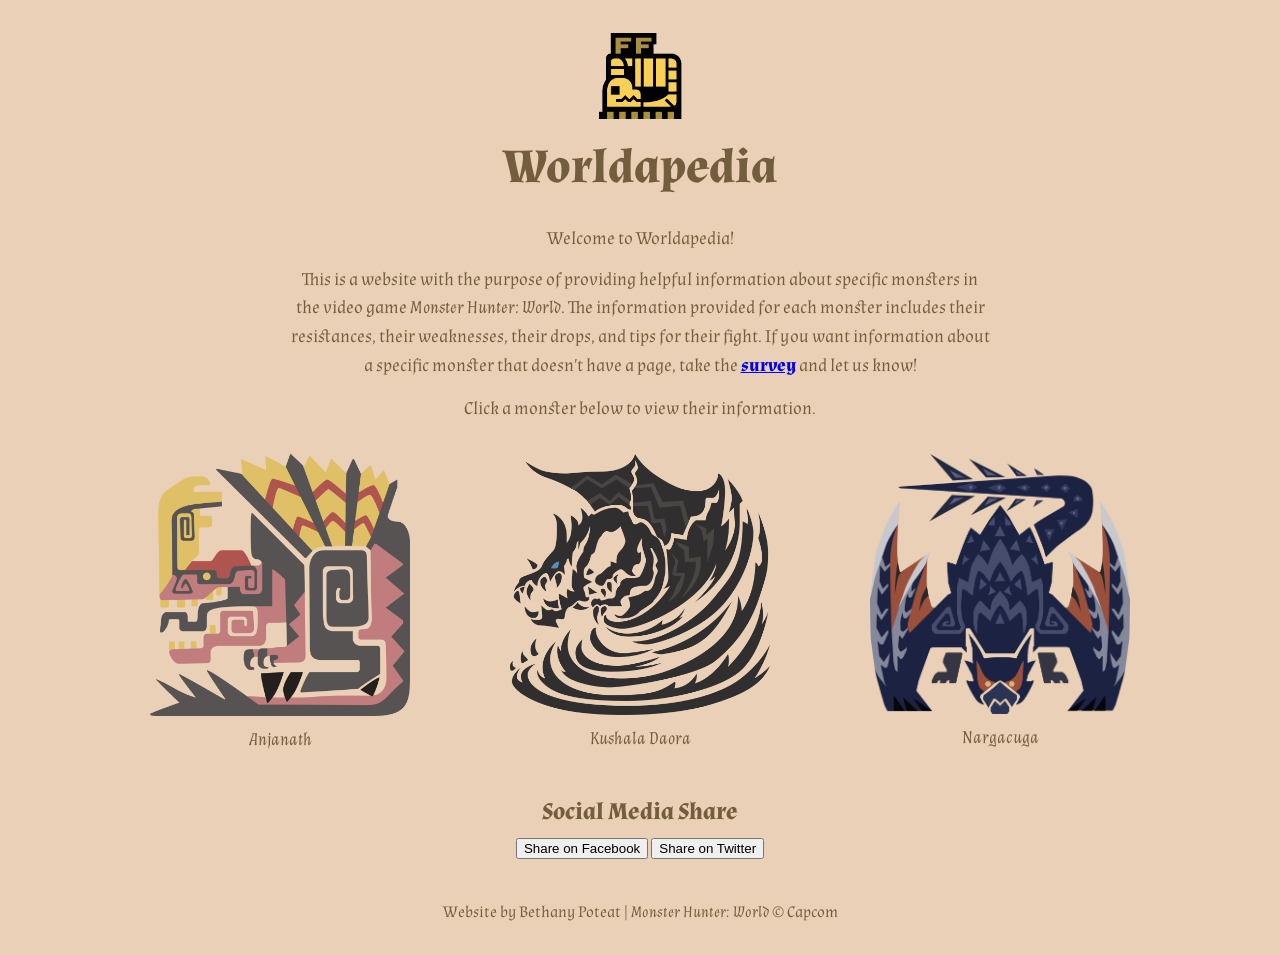
<file: index.html>
<!doctype html>
<html lang="en">
<head>
	<!--Page by Bethany Poteat-->
	<meta charset="utf-8">
	<meta name="viewport" content="width=device-width,initial-scale=1">
	<title>Worldapedia</title>
	<link rel="stylesheet" href="worldapedia.css">
	</head>
<body>
	<div class="page">
		<header class="site-header">
			<img src="images/logo.png" alt="Worldapedia logo" class="logo">
			<h1 class="site-title">Worldapedia</h1>
			<p class="tagline">Welcome to Worldapedia!</p>

			<p class="lead">This is a website with the purpose of providing helpful information about specific 
				monsters in the video game <em>Monster Hunter: World</em>. The information provided for 
				each monster includes their resistances, their weaknesses, their drops, and tips for their fight. 
				If you want information about a specific monster that doesn't have a page, 
				take the <a href="worldapedia_survey.html" class ="survey-link">survey</a> and let us know!</p>

			<p class="instruction">Click a monster below to view their information.</p>
		</header>

		<main>
			<div class="monster-row">
				<a class="monster" href="worldapedia_anjanath.html">
					<img src="images/anjanath_icon.png" alt="Anjanath icon" class="monster-img">
					<span class="caption">Anjanath</span>
				</a>
		
				<a class="monster" href="worldapedia_kushala.html">
					<img src="images/kushala_icon.png" alt="Kushala Daora icon" class="monster-img">
					<span class="caption">Kushala Daora</span>
				</a>
		
				<a class="monster" href="worldapedia_nargacuga.html">
					<img src="images/nargacuga_icon.png" alt="Nargacuga icon" class="monster-img">
					<span class="caption">Nargacuga</span>
				</a>
			</div>
			
       		<div class="social-sharing">
				<h3>Social Media Share</h3>  
           		<button id="share-facebook">Share on Facebook</button> 
           		<button id="share-twitter">Share on Twitter</button> 
       		</div>
		</main>

		<footer class="site-footer">Website by Bethany Poteat | <em>Monster Hunter: World</em> © Capcom</footer>
	</div>

	<script src="script.js"></script>
</body>
</html>
</file>
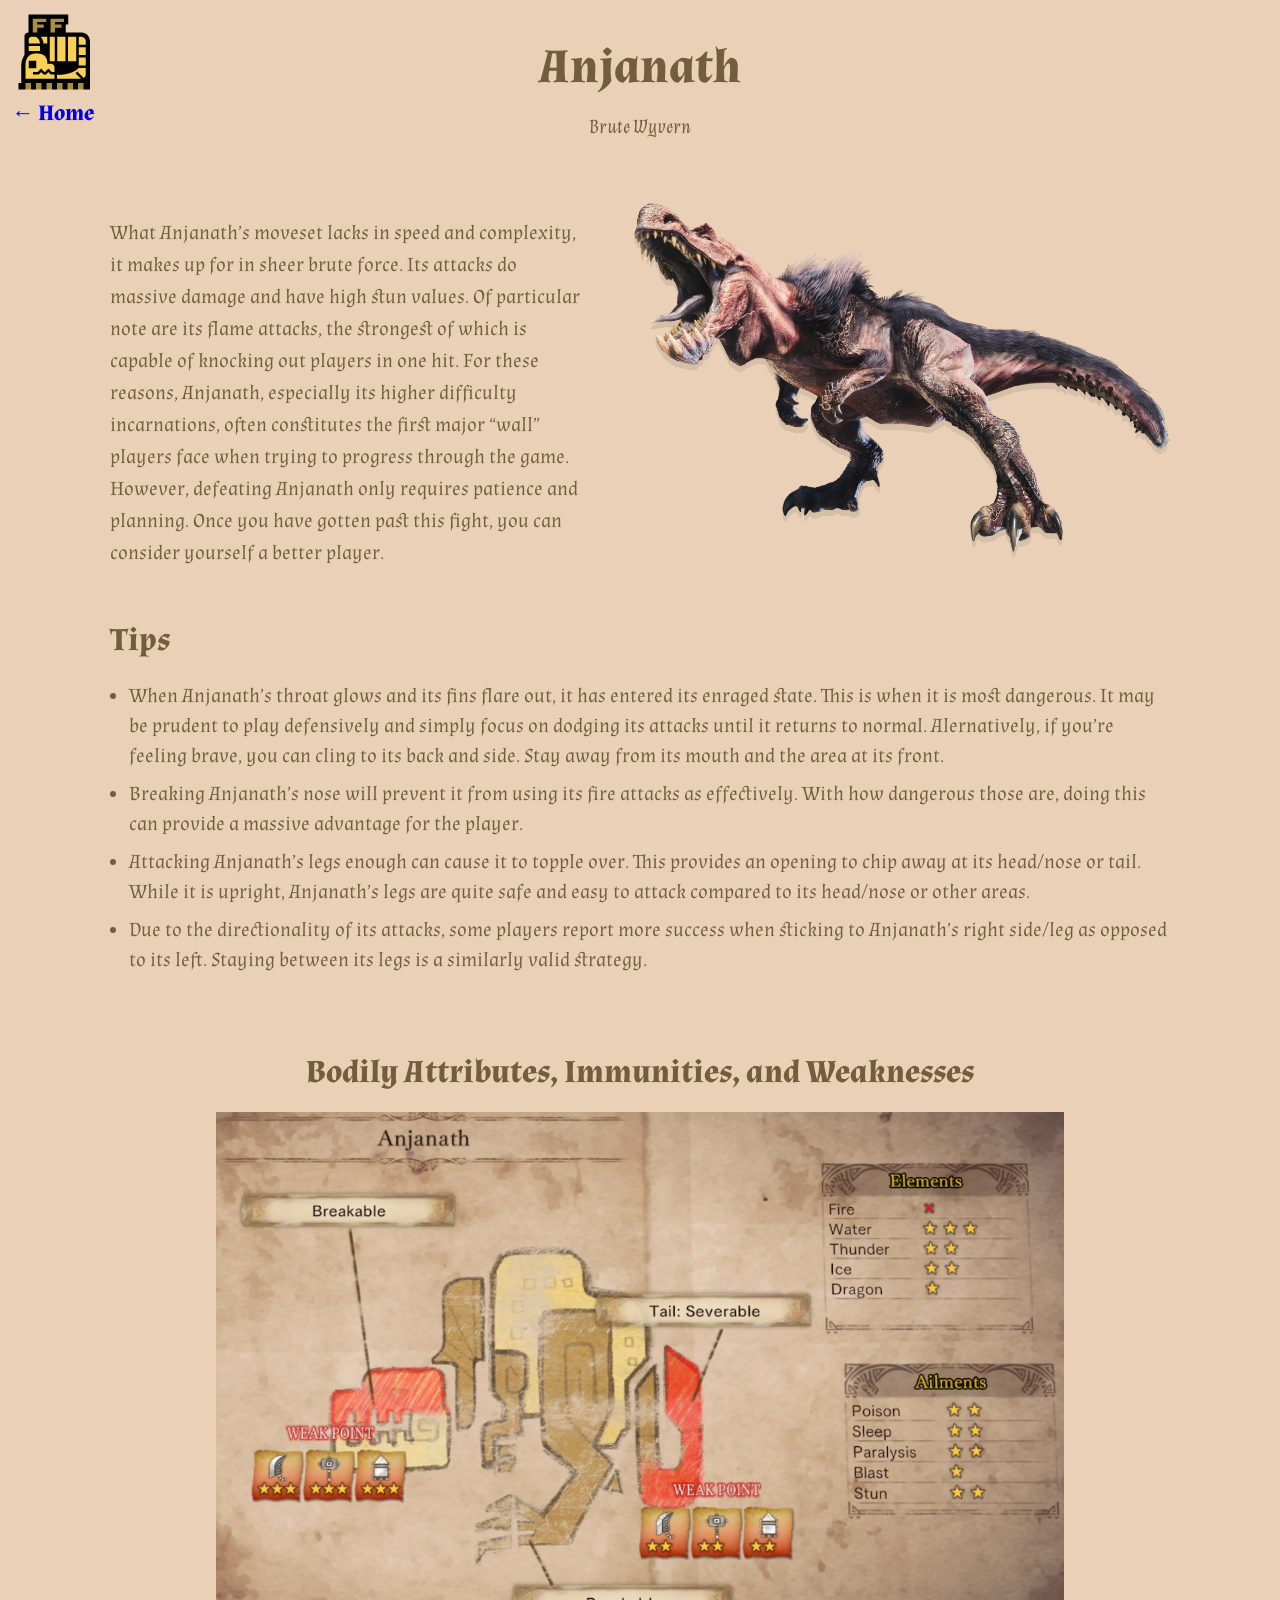
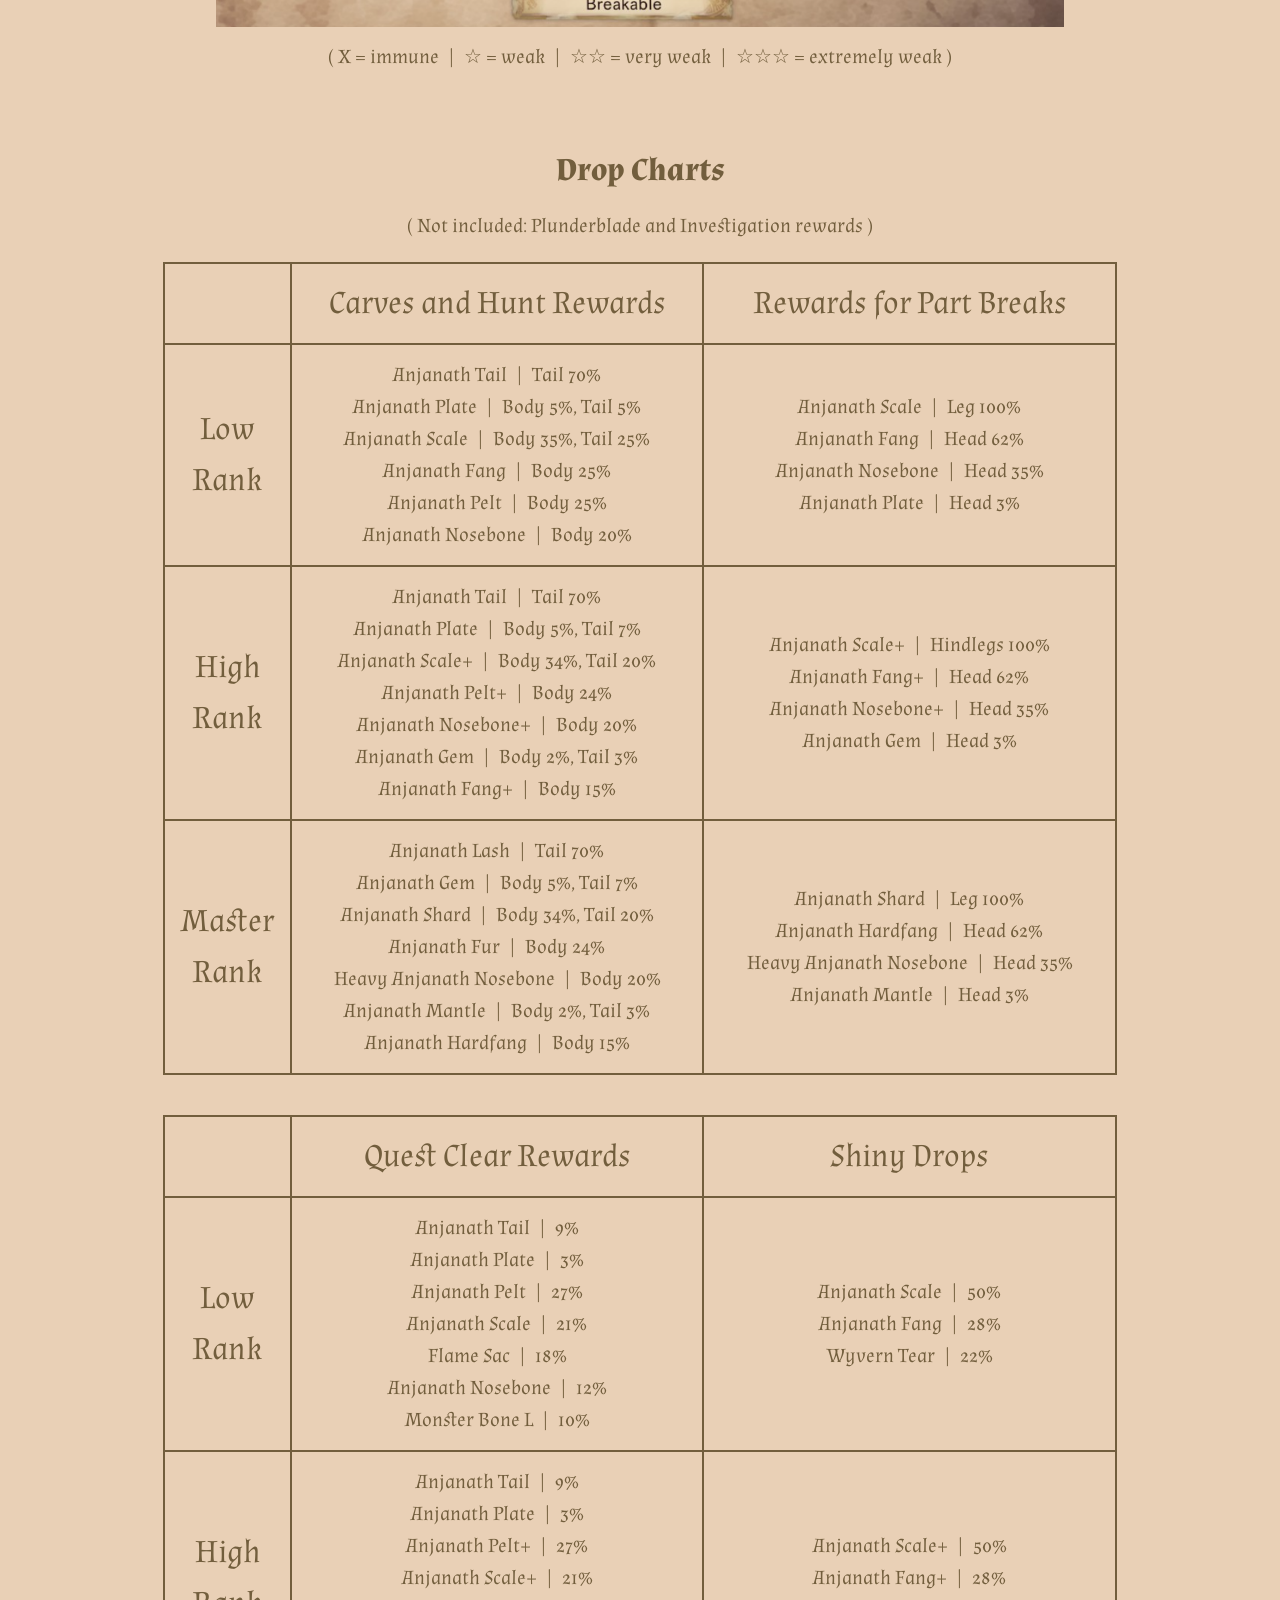
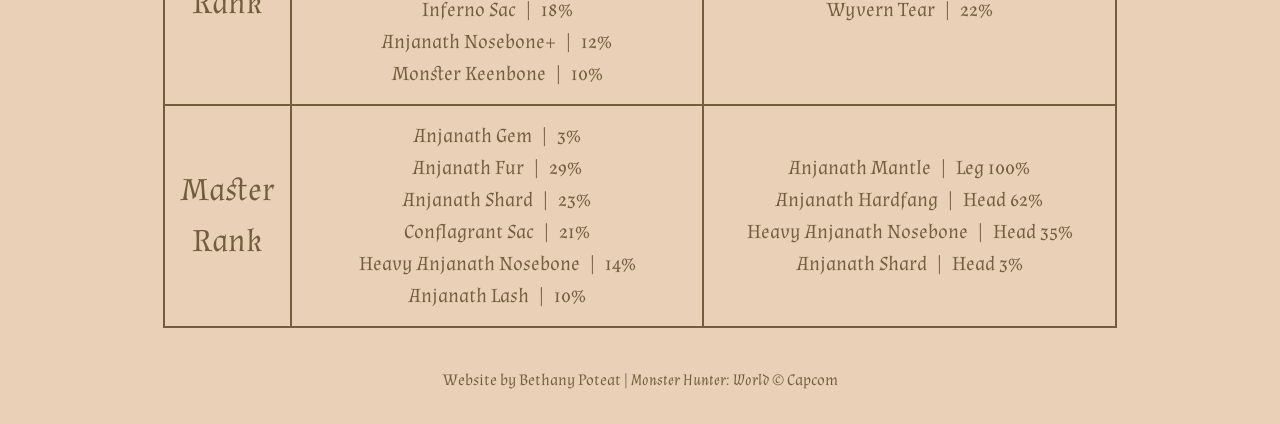
<file: worldapedia_anjanath.html>
<!doctype html>
<html lang="en">
<head>
  <!--Page by Bethany Poteat-->
  <meta charset="utf-8">
  <meta name="viewport" content="width=device-width,initial-scale=1">
  <title>Anjanath — Worldapedia</title>
  <link rel="stylesheet" href="worldapedia.css">
</head>
<body>
  <a href="index.html" class="home-link" aria-label="Home">
    <img src="images/logo.png" alt="logo" class="logo-small">
    <span class="home-text">← Home</span>
  </a>

  <div class="page monster-page">
    <header class="monster-header">
      <h1 class="monster-name">Anjanath</h1>
      <p class="monster-sub">Brute Wyvern</p>
    </header>

    <main>
      <div class="intro">
        <div class="text">
            <p>What Anjanath’s moveset lacks in speed and complexity, it makes up for in 
            sheer brute force. Its attacks do massive damage and have high stun values. 
            Of particular note are its flame attacks, the strongest of which is capable of 
            knocking out players in one hit. For these reasons, Anjanath, especially its higher 
            difficulty incarnations, often constitutes the first major “wall” players face when 
            trying to progress through the game. However, defeating Anjanath only requires 
            patience and planning. Once you have gotten past this fight, you can consider 
            yourself a better player.</p>
        </div>
        <div class="image">
            <img src="images/anjanath_render.png" alt="Anjanath" class="anjanath-render">
        </div>
      </div>

      <section class="tips">
        <h2>Tips</h2>
        <ul>
            <li>When Anjanath’s throat glows and its fins flare out, 
            it has entered its enraged state. This is when it is most dangerous. 
            It may be prudent to play defensively and simply focus on dodging its attacks 
            until it returns to normal. Alernatively, if you’re feeling brave, you can cling 
            to its back and side. Stay away from its mouth and the area at its front.</li>
            <li>Breaking Anjanath’s nose will prevent it from using its fire attacks as effectively. 
            With how dangerous those are, doing this can provide a massive advantage for the player.</li>
            <li>Attacking Anjanath’s legs enough can cause it to topple over. This provides an opening to chip 
            away at its head/nose or tail. While it is upright, Anjanath’s legs are quite safe and easy to attack 
            compared to its head/nose or other areas.</li>
            <li>Due to the directionality of its attacks, some players report more success when sticking to 
            Anjanath’s right side/leg as opposed to its left. Staying between its legs is a similarly valid strategy.</li>
        </ul>
      </section>

      <section class="diagram">
        <h2>Bodily Attributes, Immunities, and Weaknesses</h2>
        <div class="image">
            <img src="images/anjanath_diagram.png" alt="Anjanath diagram" class="diagram-img">
        </div>
        <p class="diagram-sub">( X = immune&ensp;|&ensp;☆ = weak&ensp;|&ensp;☆☆ = very weak&ensp;|&ensp;☆☆☆ = extremely weak )</p>
      </section>

      <section class="drop-charts">
        <h2>Drop Charts</h2>
        <p class="chart-sub">( Not included: Plunderblade and Investigation rewards )</p>
        <table class="chart-table">
            <tbody>
                <tr>
                    <th class="side-th"></th>
                    <th>Carves and Hunt Rewards</th>
                    <th>Rewards for Part Breaks</th>
                </tr>
                <tr>
                    <th class="side-th">Low<br>Rank</th>
                    <td>
                        Anjanath Tail&ensp;|&ensp;Tail 70%<br>
                        Anjanath Plate&ensp;|&ensp;Body 5%, Tail 5%<br>
                        Anjanath Scale&ensp;|&ensp;Body 35%, Tail 25%<br>
                        Anjanath Fang&ensp;|&ensp;Body 25%<br>
                        Anjanath Pelt&ensp;|&ensp;Body 25%<br>
                        Anjanath Nosebone&ensp;|&ensp;Body 20%
                    </td>
                    <td>
                        Anjanath Scale&ensp;|&ensp;Leg 100%<br>
                        Anjanath Fang&ensp;|&ensp;Head 62%<br>
                        Anjanath Nosebone&ensp;|&ensp;Head 35%<br>
                        Anjanath Plate&ensp;|&ensp;Head 3%
                    </td>
                </tr>
                <tr>
                    <th class="side-th">High<br>Rank</th>
                    <td>
                        Anjanath Tail&ensp;|&ensp;Tail 70%<br>
                        Anjanath Plate&ensp;|&ensp;Body 5%, Tail 7%<br>
                        Anjanath Scale+&ensp;|&ensp;Body 34%, Tail 20%<br>
                        Anjanath Pelt+&ensp;|&ensp;Body 24%<br>
                        Anjanath Nosebone+&ensp;|&ensp;Body 20%<br>
                        Anjanath Gem&ensp;|&ensp;Body 2%, Tail 3%<br>
                        Anjanath Fang+&ensp;|&ensp;Body 15%
                    </td>
                    <td>
                        Anjanath Scale+&ensp;|&ensp;Hindlegs 100%<br>
                        Anjanath Fang+&ensp;|&ensp;Head 62%<br>
                        Anjanath Nosebone+&ensp;|&ensp;Head 35%<br>
                        Anjanath Gem&ensp;|&ensp;Head 3%
                    </td>
                </tr>
                <tr>
                    <th class="side-th">Master<br>Rank</th>
                    <td>
                        Anjanath Lash&ensp;|&ensp;Tail 70%<br>
                        Anjanath Gem&ensp;|&ensp;Body 5%, Tail 7%<br>
                        Anjanath Shard&ensp;|&ensp;Body 34%, Tail 20%<br>
                        Anjanath Fur&ensp;|&ensp;Body 24%<br>
                        Heavy Anjanath Nosebone&ensp;|&ensp;Body 20%<br>
                        Anjanath Mantle&ensp;|&ensp;Body 2%, Tail 3%<br>
                        Anjanath Hardfang&ensp;|&ensp;Body 15%
                    </td>
                    <td>
                        Anjanath Shard&ensp;|&ensp;Leg 100%<br>
                        Anjanath Hardfang&ensp;|&ensp;Head 62%<br>
                        Heavy Anjanath Nosebone&ensp;|&ensp;Head 35%<br>
                        Anjanath Mantle&ensp;|&ensp;Head 3%
                    </td>
                </tr>
            </tbody>
        </table>

        <table class="chart-table">
            <tbody>
                <tr>
                    <th class="side-th"></th>
                    <th>Quest Clear Rewards</th>
                    <th>Shiny Drops</th>
                </tr>
                <tr>
                    <th class="side-th">Low<br>Rank</th>
                    <td>
                        Anjanath Tail&ensp;|&ensp;9%<br>
                        Anjanath Plate&ensp;|&ensp;3%<br>
                        Anjanath Pelt&ensp;|&ensp;27%<br>
                        Anjanath Scale&ensp;|&ensp;21%<br>
                        Flame Sac&ensp;|&ensp;18%<br>
                        Anjanath Nosebone&ensp;|&ensp;12%<br>
                        Monster Bone L&ensp;|&ensp;10%
                    </td>
                    <td>
                        Anjanath Scale&ensp;|&ensp;50%<br>
                        Anjanath Fang&ensp;|&ensp;28%<br>
                        Wyvern Tear&ensp;|&ensp;22%
                    </td>
                </tr>
                <tr>
                    <th class="side-th">High<br>Rank</th>
                    <td>
                        Anjanath Tail&ensp;|&ensp;9%<br>
                        Anjanath Plate&ensp;|&ensp;3%<br>
                        Anjanath Pelt+&ensp;|&ensp;27%<br>
                        Anjanath Scale+&ensp;|&ensp;21%<br>
                        Inferno Sac&ensp;|&ensp;18%<br>
                        Anjanath Nosebone+&ensp;|&ensp;12%<br>
                        Monster Keenbone&ensp;|&ensp;10%
                    </td>
                    <td>
                        Anjanath Scale+&ensp;|&ensp;50%<br>
                        Anjanath Fang+&ensp;|&ensp;28%<br>
                        Wyvern Tear&ensp;|&ensp;22%
                    </td>
                </tr>
                <tr>
                    <th class="side-th">Master<br>Rank</th>
                    <td>
                        Anjanath Gem&ensp;|&ensp;3%<br>
                        Anjanath Fur&ensp;|&ensp;29%<br>
                        Anjanath Shard&ensp;|&ensp;23%<br>
                        Conflagrant Sac&ensp;|&ensp;21%<br>
                        Heavy Anjanath Nosebone&ensp;|&ensp;14%<br>
                        Anjanath Lash&ensp;|&ensp;10%
                    </td>
                    <td>
                        Anjanath Mantle&ensp;|&ensp;Leg 100%<br>
                        Anjanath Hardfang&ensp;|&ensp;Head 62%<br>
                        Heavy Anjanath Nosebone&ensp;|&ensp;Head 35%<br>
                        Anjanath Shard&ensp;|&ensp;Head 3%
                    </td>
                </tr>
            </tbody>
        </table>
      </section>
    </main>

    <footer class="site-footer">Website by Bethany Poteat | <em>Monster Hunter: World</em> © Capcom</footer>
  </div>
</body>

</html>
</file>
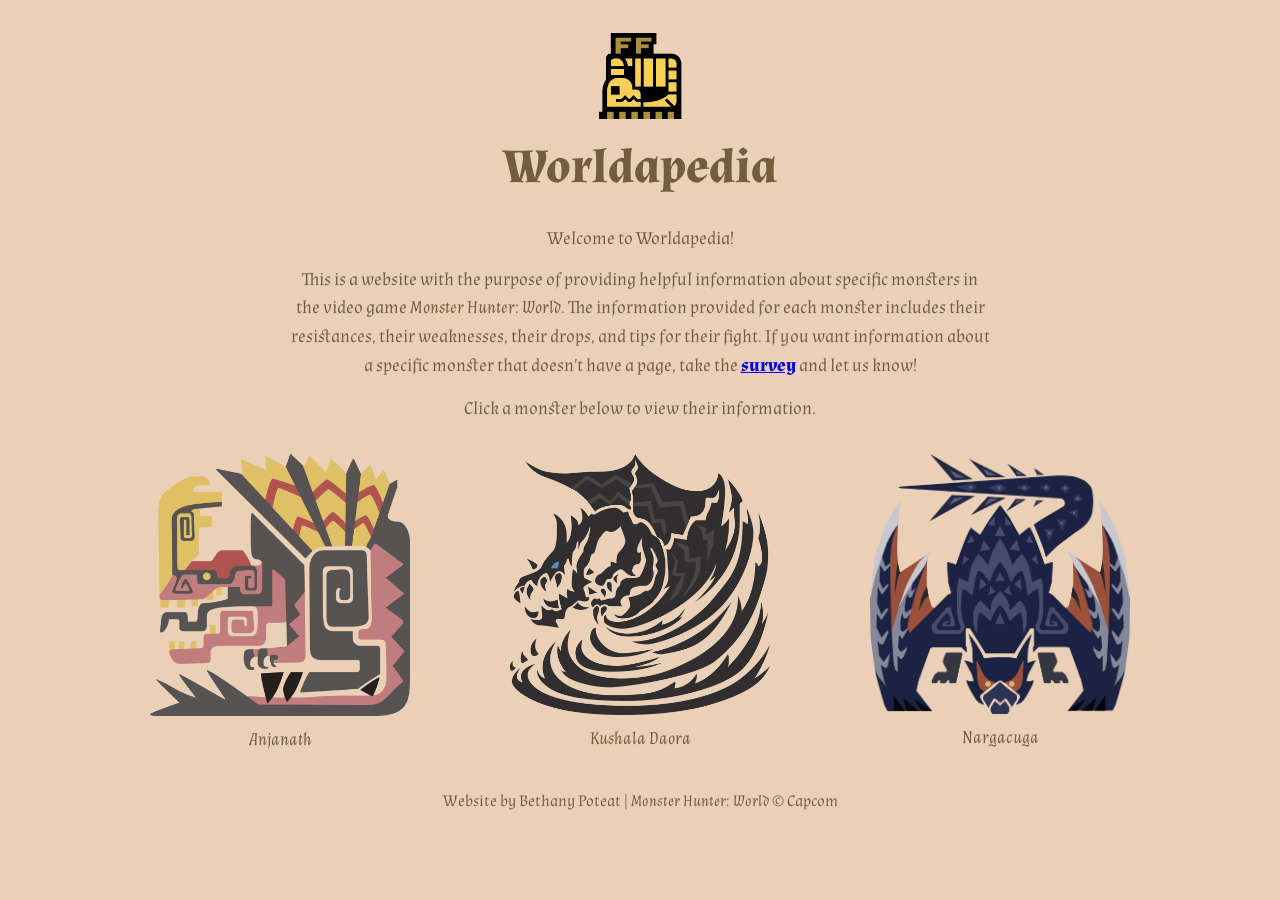
<file: worldapedia_home.html>
<!doctype html>
<html lang="en">
<head>
	<meta charset="utf-8">
	<meta name="viewport" content="width=device-width,initial-scale=1">
	<title>Worldapedia</title>
	<link rel="stylesheet" href="worldapedia.css">
	</head>
<body>
	<div class="page">
		<header class="site-header">
			<img src="images/logo.png" alt="Worldapedia logo" class="logo">
			<h1 class="site-title">Worldapedia</h1>
			<p class="tagline">Welcome to Worldapedia!</p>

			<p class="lead">This is a website with the purpose of providing helpful information about specific 
				monsters in the video game <em>Monster Hunter: World</em>. The information provided for 
				each monster includes their resistances, their weaknesses, their drops, and tips for their fight. 
				If you want information about a specific monster that doesn't have a page, 
				take the <a href="worldapedia_survey.html" class ="survey-link">survey</a> and let us know!</p>

			<p class="instruction">Click a monster below to view their information.</p>
		</header>

		<main>
			<div class="monster-row">
				<a class="monster" href="worldapedia_anjanath.html">
					<img src="images/anjanath_icon.png" alt="Anjanath" class="monster-img">
					<span class="caption">Anjanath</span>
				</a>

				<a class="monster" href="worldapedia_kushala.html">
					<img src="images/kushala_icon.png" alt="Kushala Daora" class="monster-img">
					<span class="caption">Kushala Daora</span>
				</a>

				<a class="monster" href="worldapedia_nargacuga.html">
					<img src="images/nargacuga_icon.png" alt="Nargacuga" class="monster-img">
					<span class="caption">Nargacuga</span>
				</a>
			</div>
		</main>

		<footer class="site-footer">Website by Bethany Poteat | <em>Monster Hunter: World</em> © Capcom</footer>
	</div>
</body>
</html>
</file>
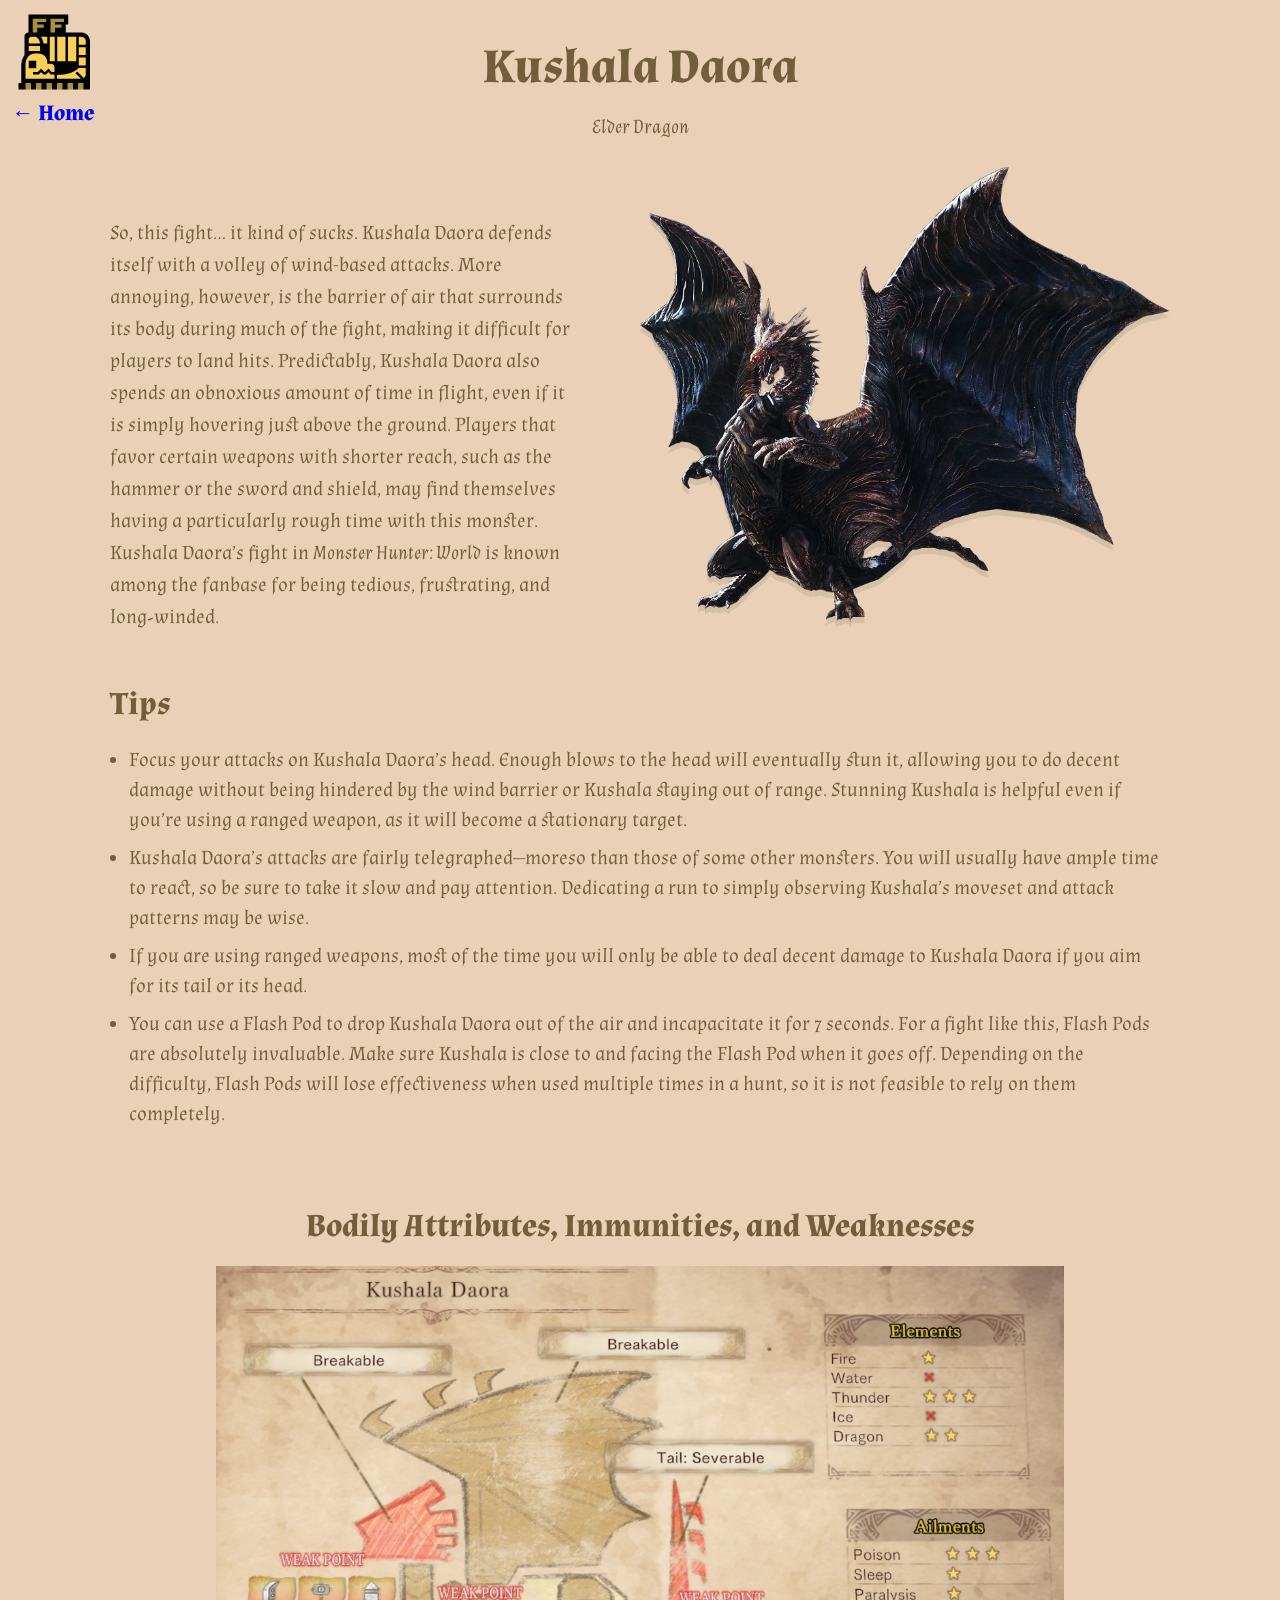
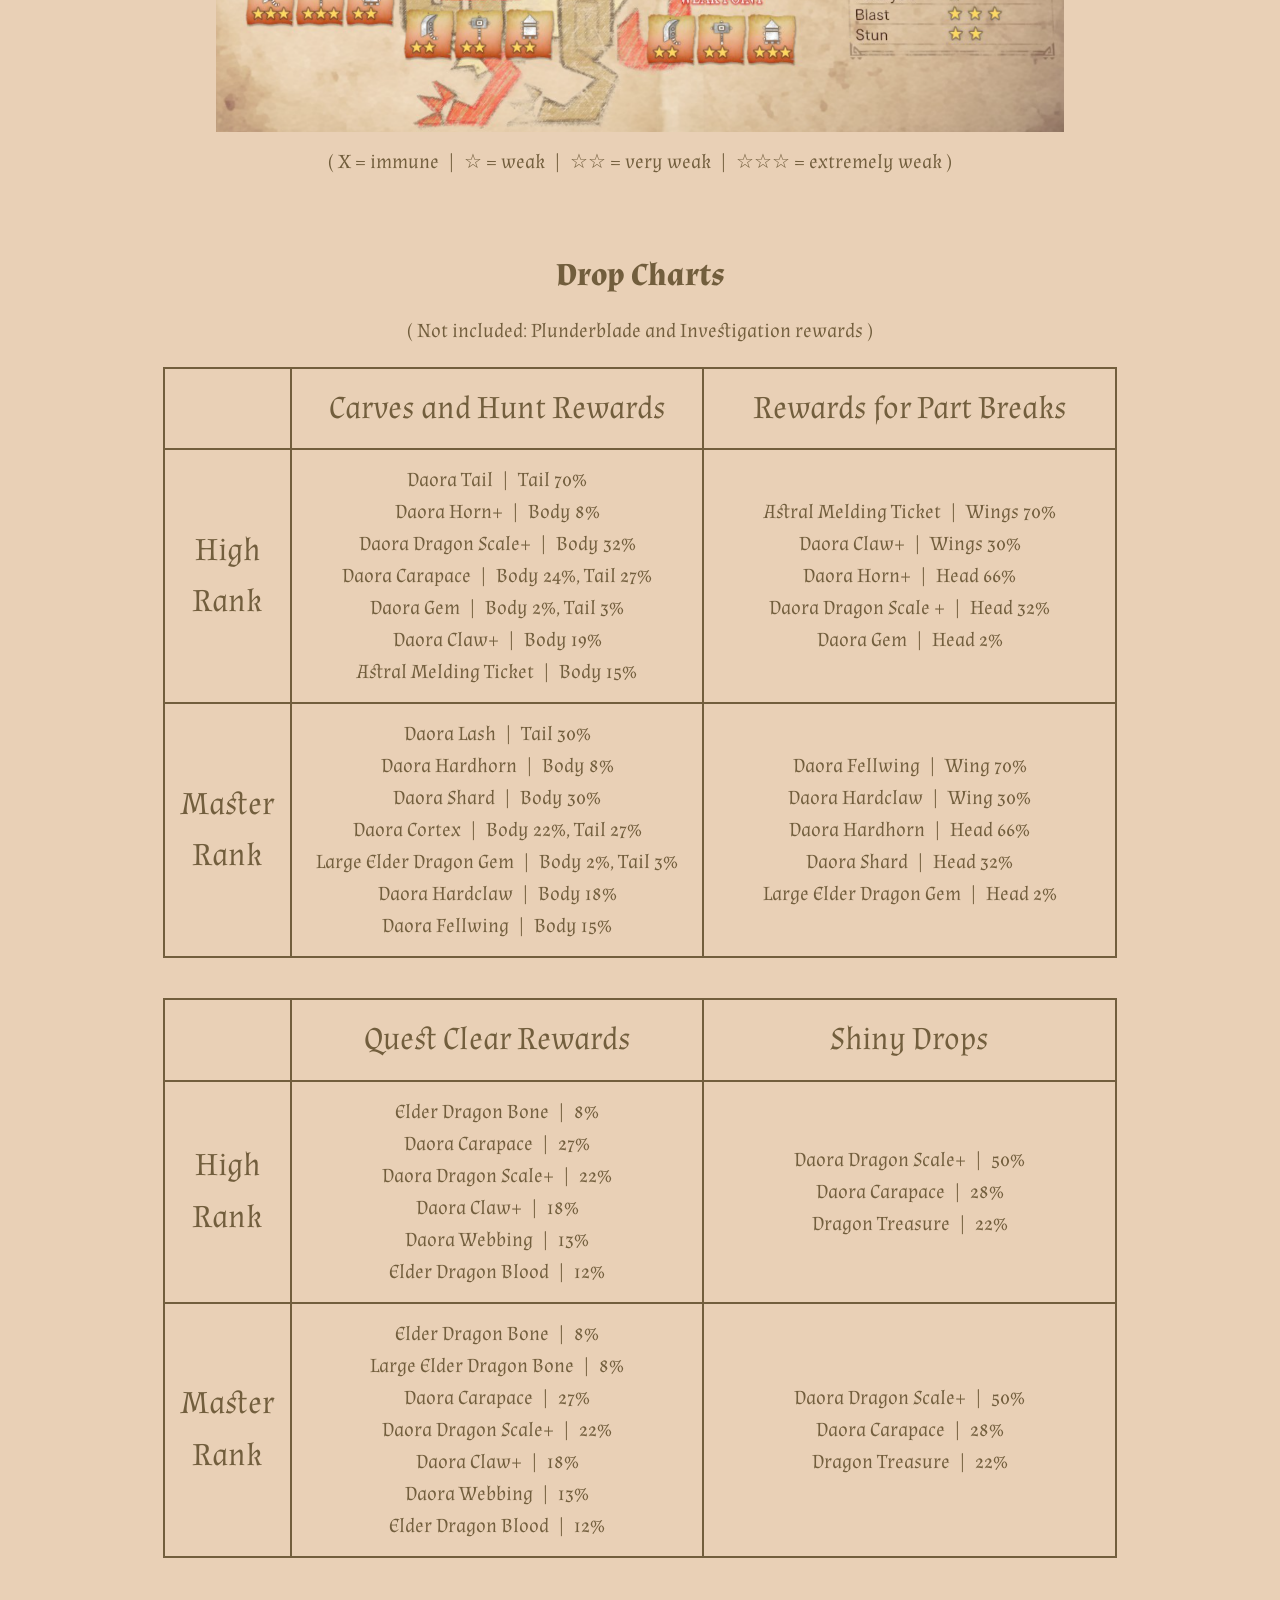
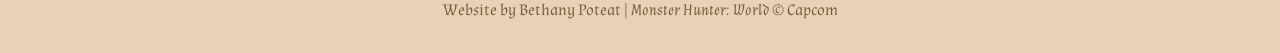
<file: worldapedia_kushala.html>
<!doctype html>
<html lang="en">
<head>
  <!--Page by Bethany Poteat-->
  <meta charset="utf-8">
  <meta name="viewport" content="width=device-width,initial-scale=1">
  <title>Kushala Daora — Worldapedia</title>
  <link rel="stylesheet" href="worldapedia.css">
</head>
<body>
  <a href="index.html" class="home-link" aria-label="Home">
    <img src="images/logo.png" alt="logo" class="logo-small">
    <span class="home-text">← Home</span>
  </a>

  <div class="page monster-page">
    <header class="monster-header">
      <h1 class="monster-name">Kushala Daora</h1>
      <p class="monster-sub">Elder Dragon</p>
    </header>

    <main>
      <div class="intro">
        <div class="text">
            <p>So, this fight… it kind of sucks. Kushala Daora defends itself with a volley of wind-based attacks. 
            More annoying, however, is the barrier of air that surrounds its body during much of the fight, making 
            it difficult for players to land hits. Predictably, Kushala Daora also spends an obnoxious amount of 
            time in flight, even if it is simply hovering just above the ground. Players that favor certain weapons 
            with shorter reach, such as the hammer or the sword and shield, may find themselves having a 
            particularly rough time with this monster. Kushala Daora’s fight in <em>Monster Hunter: World</em> 
            is known among the fanbase for being tedious, frustrating, and long‑winded.</p>
        </div>
        <div class="image">
            <img src="images/kushala_render.png" alt="Kushala Daora" class="kushala-render">
        </div>
      </div>

      <section class="tips">
        <h2>Tips</h2>
        <ul>
          <li>Focus your attacks on Kushala Daora’s head. Enough blows to the head will eventually stun it, allowing you to do decent damage without being hindered by the wind barrier or Kushala staying out of range. Stunning Kushala is helpful even if you’re using a ranged weapon, as it will become a stationary target.</li>
          <li>Kushala Daora’s attacks are fairly telegraphed—moreso than those of some other monsters. You will usually have ample time to react, so be sure to take it slow and pay attention. Dedicating a run to simply observing Kushala’s moveset and attack patterns may be wise.</li>
          <li>If you are using ranged weapons, most of the time you will only be able to deal decent damage to Kushala Daora if you aim for its tail or its head.</li>
          <li>You can use a Flash Pod to drop Kushala Daora out of the air and incapacitate it for 7 seconds. For a fight like this, Flash Pods are absolutely invaluable. Make sure Kushala is close to and facing the Flash Pod when it goes off. Depending on the difficulty, Flash Pods will lose effectiveness when used multiple times in a hunt, so it is not feasible to rely on them completely.</li>
        </ul>
      </section>

      <section class="diagram">
        <h2>Bodily Attributes, Immunities, and Weaknesses</h2>
        <div class="image">
            <img src="images/kushala_diagram.png" alt="Kushala Daora diagram" class="diagram-img">
        </div>
        <p class="diagram-sub">( X = immune&ensp;|&ensp;☆ = weak&ensp;|&ensp;☆☆ = very weak&ensp;|&ensp;☆☆☆ = extremely weak )</p>
      </section>

      <section class="drop-charts">
        <h2>Drop Charts</h2>
        <p class="chart-sub">( Not included: Plunderblade and Investigation rewards )</p>
        <table class="chart-table">
            <tbody>
                <tr>
                    <th class="side-th"></th>
                    <th>Carves and Hunt Rewards</th>
                    <th>Rewards for Part Breaks</th>
                </tr>
                <tr>
                    <th class="side-th">High<br>Rank</th>
                    <td>
                        Daora Tail&ensp;|&ensp;Tail 70%<br>
                        Daora Horn+&ensp;|&ensp;Body 8%<br>
                        Daora Dragon Scale+&ensp;|&ensp;Body 32%<br>
                        Daora Carapace&ensp;|&ensp;Body 24%, Tail 27%<br>
                        Daora Gem&ensp;|&ensp;Body 2%, Tail 3%<br>
                        Daora Claw+&ensp;|&ensp;Body 19%<br>
                        Astral Melding Ticket&ensp;|&ensp;Body 15%
                    </td>
                    <td>
                        Astral Melding Ticket&ensp;|&ensp;Wings 70%<br>
                        Daora Claw+&ensp;|&ensp;Wings 30%<br>
                        Daora Horn+&ensp;|&ensp;Head 66%<br>
                        Daora Dragon Scale +&ensp;|&ensp;Head 32%<br>
                        Daora Gem&ensp;|&ensp;Head 2%
                    </td>
                </tr>
                <tr>
                    <th class="side-th">Master<br>Rank</th>
                    <td>
                        Daora Lash&ensp;|&ensp;Tail 30%<br>
                        Daora Hardhorn&ensp;|&ensp;Body 8%<br>
                        Daora Shard&ensp;|&ensp;Body 30%<br>
                        Daora Cortex&ensp;|&ensp;Body 22%, Tail 27%<br>
                        Large Elder Dragon Gem&ensp;|&ensp;Body 2%, Tail 3%<br>
                        Daora Hardclaw&ensp;|&ensp;Body 18%<br>
                        Daora Fellwing&ensp;|&ensp;Body 15%
                    </td>
                    <td>
                        Daora Fellwing&ensp;|&ensp;Wing 70%<br>
                        Daora Hardclaw&ensp;|&ensp;Wing 30%<br>
                        Daora Hardhorn&ensp;|&ensp;Head 66%<br>
                        Daora Shard&ensp;|&ensp;Head 32%<br>
                        Large Elder Dragon Gem&ensp;|&ensp;Head 2%
                    </td>
                </tr>
            </tbody>
        </table>

        <table class="chart-table">
            <tbody>
                <tr>
                    <th class="side-th"></th>
                    <th>Quest Clear Rewards</th>
                    <th>Shiny Drops</th>
                </tr>
                <tr>
                    <th class="side-th">High<br>Rank</th>
                    <td>
                        Elder Dragon Bone&ensp;|&ensp;8%<br>
                        Daora Carapace&ensp;|&ensp;27%<br>
                        Daora Dragon Scale+&ensp;|&ensp;22%<br>
                        Daora Claw+&ensp;|&ensp;18%<br>
                        Daora Webbing&ensp;|&ensp;13%<br>
                        Elder Dragon Blood&ensp;|&ensp;12%
                    </td>
                    <td>
                        Daora Dragon Scale+&ensp;|&ensp;50%<br>
                        Daora Carapace&ensp;|&ensp;28%<br>
                        Dragon Treasure&ensp;|&ensp;22%
                    </td>
                </tr>
                <tr>
                    <th class="side-th">Master<br>Rank</th>
                    <td>
                        Elder Dragon Bone&ensp;|&ensp;8%<br>
                        Large Elder Dragon Bone&ensp;|&ensp;8%<br>
                        Daora Carapace&ensp;|&ensp;27%<br>
                        Daora Dragon Scale+&ensp;|&ensp;22%<br>
                        Daora Claw+&ensp;|&ensp;18%<br>
                        Daora Webbing&ensp;|&ensp;13%<br>
                        Elder Dragon Blood&ensp;|&ensp;12%
                    </td>
                    <td>
                        Daora Dragon Scale+&ensp;|&ensp;50%<br>
                        Daora Carapace&ensp;|&ensp;28%<br>
                        Dragon Treasure&ensp;|&ensp;22%
                    </td>
                </tr>
            </tbody>
        </table>
      </section>
    </main>

    <footer class="site-footer">Website by Bethany Poteat | <em>Monster Hunter: World</em> © Capcom</footer>
  </div>
</body>

</html>
</file>
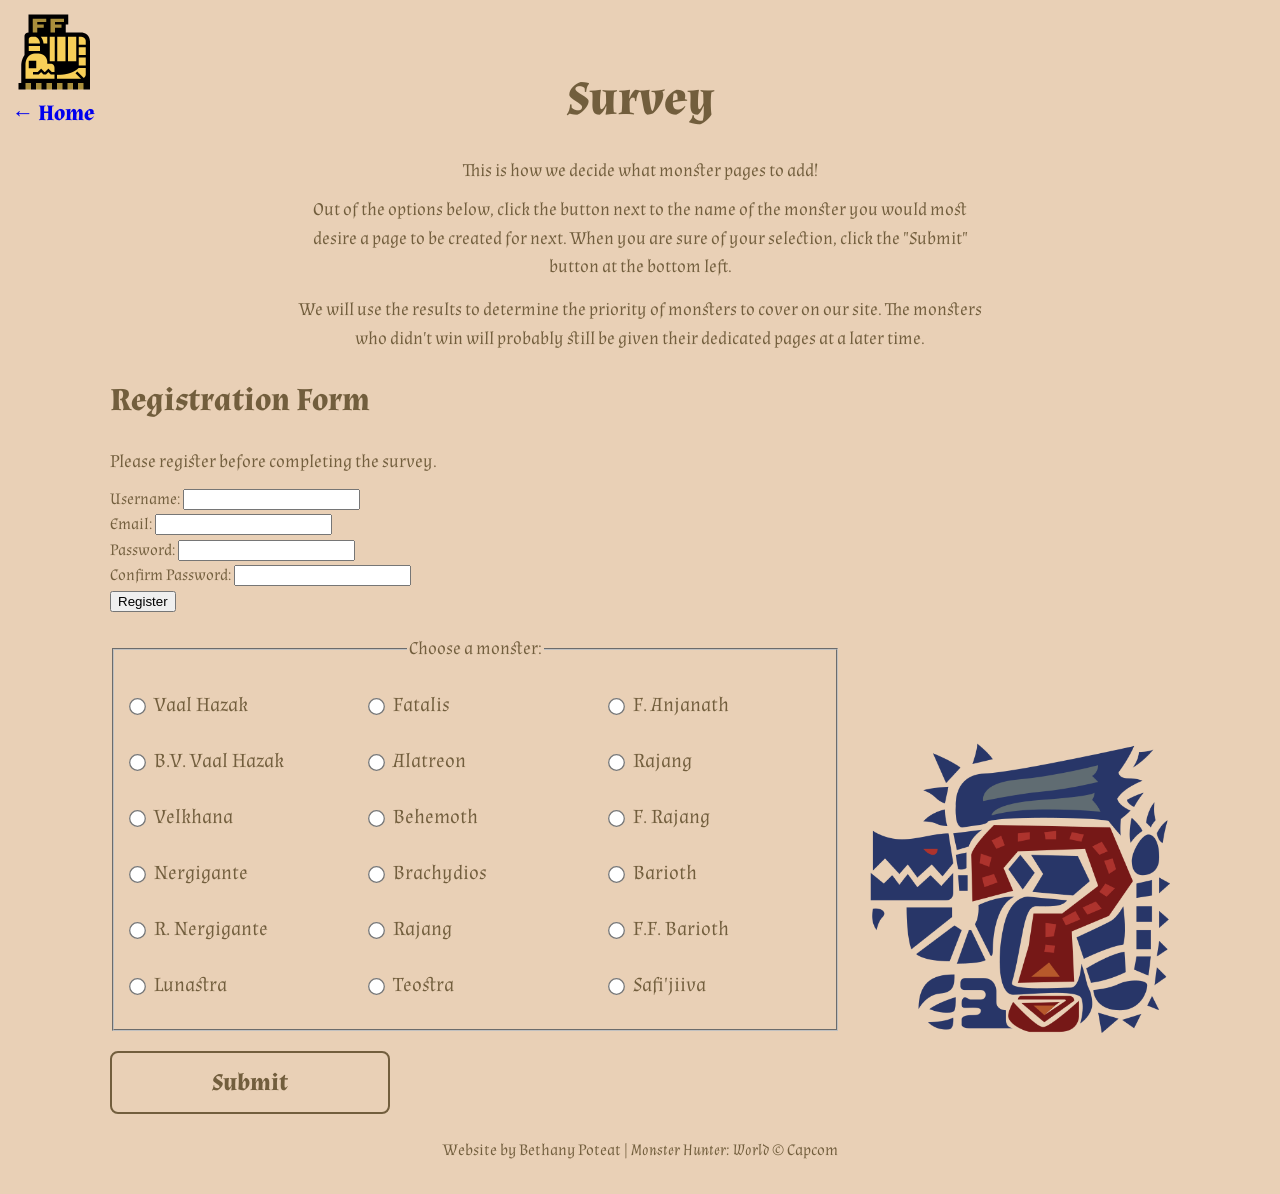
<file: worldapedia_survey.html>
<!doctype html>
<html lang="en">
<head>
  <!--Page by Bethany Poteat-->
  <meta charset="utf-8">
  <meta name="viewport" content="width=device-width,initial-scale=1">
  <title>Survey — Worldapedia</title>
  <link rel="stylesheet" href="worldapedia.css">
  </head>
<body>
  <a href="index.html" class="home-link" aria-label="Home">
    <img src="images/logo.png" alt="logo" class="logo-small">
    <span class="home-text">← Home</span>
  </a>

  <div class="page survey-page">
    <header class="survey-header" role="banner">
      <h1 class="survey-title">Survey</h1>
      <p class="survey-sub">This is how we decide what monster pages to add!</p>

      <p class="lead survey-lead">Out of the options below, click the button next to the name of the monster you would most desire a page to be created for next. When you are sure of your selection, click the "Submit" button at the bottom left.</p>

      <p class="instruction">We will use the results to determine the priority of monsters to cover on our site. The monsters who didn't win will probably still be given their dedicated pages at a later time.</p>
    </header>

	<div class="container">
    <h1>Registration Form</h1>
    <p class="survey-sub">Please register before completing the survey.</p>
	    <form id="registration-form" action="#" method="post"></form>
	      <div class="form-group">
	        <label for="username">Username:</label>
	        <input type="text" id="username" name="username" required>
	      </div>
	      <div class="form-group">
	        <label for="">Email:</label>
	        <input type="email" id="email" name="email" required>
	      </div>
	      <div class="form-group">
	        <label for="password">Password:</label>
	        <input type="password" id="password" name="password" required>
	      </div>
	      <div class="form-group">
	        <label for="confirm-password">Confirm Password:</label>
	        <input type="password" id="confirm-password" name="confirm-password"required>
	      </div>
	      <button type="submit">Register</button>
	    </form>
 	</div>
  	<script src="script.js"></script>

    <main>
      <div class="survey-content">
      <form class="survey-form" action="#" method="post">
          <fieldset>
		        <legend class="instruction">Choose a monster:</legend>
              <div class="options">
                <div class="column">
                  <ul>
                    <li><label><input type="radio" name="monster" value="vaal_hazak"> Vaal Hazak</label></li>
                    <li><label><input type="radio" name="monster" value="bv_vaal_hazak"> B.V. Vaal Hazak</label></li>
                    <li><label><input type="radio" name="monster" value="velkhana"> Velkhana</label></li>
                    <li><label><input type="radio" name="monster" value="nergigante"> Nergigante</label></li>
                    <li><label><input type="radio" name="monster" value="r_nergigante"> R. Nergigante</label></li>
                    <li><label><input type="radio" name="monster" value="lunastra"> Lunastra</label></li>
                  </ul>
                </div>
      
                <div class="column">
                  <ul>
                    <li><label><input type="radio" name="monster" value="fatalis"> Fatalis</label></li>
                    <li><label><input type="radio" name="monster" value="alatreon"> Alatreon</label></li>
                    <li><label><input type="radio" name="monster" value="behemoth"> Behemoth</label></li>
                    <li><label><input type="radio" name="monster" value="brachydios"> Brachydios</label></li>
                    <li><label><input type="radio" name="monster" value="rajang"> Rajang</label></li>
                    <li><label><input type="radio" name="monster" value="teostra"> Teostra</label></li>
                  </ul>
                </div>
      
                <div class="column">
                  <ul>
                    <li><label><input type="radio" name="monster" value="f_anjanath"> F. Anjanath</label></li>
                    <li><label><input type="radio" name="monster" value="rajang2"> Rajang</label></li>
                    <li><label><input type="radio" name="monster" value="f_rajang"> F. Rajang</label></li>
                    <li><label><input type="radio" name="monster" value="barioth"> Barioth</label></li>
                    <li><label><input type="radio" name="monster" value="ff_barioth"> F.F. Barioth</label></li>
                    <li><label><input type="radio" name="monster" value="safijiva"> Safi'jiiva</label></li>
                  </ul>
                </div>
              </div>
            </fieldset>
      
      	    <div class="submit-row">
      		    <button class="submit-btn" type="submit">Submit</button>
      	    </div>
      </form>
      <img src="images/question_monster.png" alt="question monster" class="question-monster">
      </div>
    </main>

    <footer class="site-footer">Website by Bethany Poteat | <em>Monster Hunter: World</em> © Capcom</footer>
  </div>

</body>
</html>
</file>
<file: worldapedia.css>
/* Google Fonts */
@import url('https://fonts.googleapis.com/css2?family=Almendra:wght@400;700&family=Sorts+Mill+Goudy:wght@400;700&display=swap');

html, body {
	height: 100%;
	margin: 0;
	padding: 0;
}

*,
*::before,
*::after {
	box-sizing: border-box;
}

body{
	font-family: 'Almendra', 'Sorts Mill Goudy', Georgia, serif;
	background-color: #E9D0B6;
	color: #725E3D;
	line-height: 1.6;
}

/* Layout */
.page{
	max-width: 1100px;
	margin: 0 auto;
	padding: 20px 16px;
	width: 100%;
	position: relative;
}

/* Header */
.site-header{ text-align: center; }

.logo{
	width: clamp(70px, 20vw, 92px);
	height: auto;
	margin: 0 auto 8px;
	display: block;
}

.site-title{
	font-size: clamp(28px, 6vw, 48px);
	margin: 6px 0;
	font-weight: 700;
}

.tagline{
	font-size: clamp(14px, 3.5vw, 18px);
	margin-bottom: 12px;
}

.lead,
.instruction{
	font-size: clamp(15px, 3.8vw, 18px);
	max-width: 700px;
	margin: 0 auto 14px;
}

.survey-link{
	text-decoration: underline;
	font-weight: 600;
}

/* Monster Grid */
.monster-row{
	display: grid;
	grid-template-columns: repeat(auto-fit, minmax(180px, 1fr));
	gap: 20px;
	margin-top: 20px;
}

.monster{
	text-align: center;
	text-decoration: none;
	color: inherit;
	padding: 10px;
	border-radius: 10px;
	transition: transform 0.2s ease;
}

.monster:active{
	transform: scale(0.97);
}

.monster-img{
	width: 100%;
	max-width: 220px;
	height: auto;
	margin: 0 auto 10px;
	display: block;
}

.caption{
	font-size: clamp(14px, 3.5vw, 18px);
	font-style: italic;
}

/* JS project code */
.social-sharing {
  margin-top: 28px;
  margin-bottom: 38px;
  text-align: center;
}

.social-sharing h3 {
  font-size: 24px;
  margin-bottom: 5px;
}

/* Footer */
.site-footer{
	text-align: center;
	margin-top: 24px;
	font-size: clamp(13px, 3vw, 16px);
}

/* =========================
   SURVEY PAGE
========================= */

.home-link{
	position: absolute;
	top: 20px;
	left: 20px;
	display: flex;
	align-items: center;
	flex-direction: column;
	gap: 4px;
	text-decoration: none;
}

.logo-small{
	width: 60px;
	height: auto;
}

.home-text{
	font-size: clamp(16px, 4vw, 20px);
	font-weight: 700;
}

.survey-header{
	text-align: center;
	margin-bottom: 20px;
}

.survey-title{
	font-size: clamp(28px, 6vw, 48px);
	margin-bottom: 8px;
}

.survey-sub{
	font-size: clamp(14px, 3.5vw, 18px);
	margin-bottom: 10px;
}

.survey-content {
	display: flex;
	align-items: flex-start;
	gap: 30px;
}

.survey-form{
	width: 100%;
	margin-top: 20px;
	flex: 2;
}

/* Responsive Options Grid */
.options{
	display: grid;
	grid-template-columns: repeat(3, 1fr);
	gap: 10px 20px;
}

.column ul{
	list-style: none;
	padding: 0;
	margin: 0;
}

.column li{
	font-size: clamp(16px, 4vw, 20px);
	margin-bottom: 12px;
}

/* Touch-friendly radios */
.column input[type="radio"]{
	margin-right: 10px;
	transform: scale(1.3);
}

.column label{
	display: flex;
	align-items: center;
	padding: 6px 0;
	cursor: pointer;
}

/* Submit button */
.submit-row{
	margin-top: 20px;
	display: flex;
	justify-content: center;
}

.submit-btn{
	width: 100%;
	max-width: 280px;
	padding: 14px;
	font-size: clamp(18px, 4vw, 24px);
	border: 2px solid #725E3D;
	background: transparent;
	color: #725E3D;
	cursor: pointer;
	font-weight: 700;
	border-radius: 8px;
	font-family: 'Almendra', 'Sorts Mill Goudy', Georgia, serif;
}

.submit-btn:active{
	transform: scale(0.98);
}

/* Decorative monster image */
.question-monster{
	flex: 1;
	max-width: 300px;
	height: auto;
	margin: 0; /* remove auto-centering */
	margin-top: 128px;
}

/* =========================
   TABLET & SMALL DESKTOP
========================= */

@media (min-width: 768px){
	.page{
		padding: 30px 20px;
	}

	.submit-row{
		justify-content: flex-start;
	}

	.home-link{
		top: 12px;
		left: 12px;
	}

	.home-link .logo-small{ width:80px }
	.home-text{ font-size:22px }
}

/* =========================
   LARGE DESKTOP
========================= */

@media (min-width: 1024px){
	.monster-img{
		max-width: 260px;
	}
}

@media (max-width: 880px){
	.options{ grid-template-columns: 1fr }
	.question-monster{ position:static; display:block; width:220px; margin:20px auto 0 }
	.home-link{ left:12px; top:12px }
	.home-link .logo-small{ width:72px }
	.home-text{ font-size:20px }
	.submit-btn{ width:220px }
}

/* Monster page styles */
.monster-page .monster-header { text-align: center; margin-bottom: 24px; }
.monster-page .monster-name { font-size: 48px; margin: 0; color: #725E3D; font-weight:700; }
.monster-page .monster-sub { font-size: 20px; margin: 4px 0 14px; color: #725E3D; font-style:italic; }

.intro { display: flex; align-items: flex-start; gap: 12px; margin-bottom: 12px; }
.intro .text { flex: 0.9; }
.intro .text p { font-size: 20px; line-height: 1.6; margin-top: 50px;}
.intro .image { flex: 1.1; margin-left: auto; text-align: right; }

.kushala-render { max-width: 92%; height: auto; filter: drop-shadow(0 6px 0 rgba(0,0,0,0.08)); }
.anjanath-render { max-width: 93%; height: auto; margin-top: 36px; filter: drop-shadow(0 6px 0 rgba(0,0,0,0.08)); }
.nargacuga-render { max-width: 87%; height: auto; margin-top: 24px; filter: drop-shadow(0 6px 0 rgba(0,0,0,0.08)); }

.tips { max-width: 1100px; }
.tips h2 { font-size: 32px; margin-bottom: 14px; color: #725E3D; }
.tips ul { margin: 0; padding-left: 1.2em; }
.tips li { margin-bottom: 8px; line-height: 1.5; font-size: 20px; }

.diagram {max-width: 1100px; }
.diagram h2 {font-size: 32px; text-align: center; margin-top: 72px; margin-bottom: 14px; color: #725E3D; }
.diagram .image { display: flex; justify-content: center; }
.diagram-img { max-width: 80%; height: auto; }
.diagram-sub { font-size: 20px; text-align: center; margin-top: 14px; color: #725E3D; }

.drop-charts { max-width: 1100px; }
.drop-charts h2 { font-size: 32px; text-align: center; margin-top: 72px; margin-bottom: 0px; color: #725E3D; }

.drop-charts .chart-sub { 
	font-size: 20px; 
	text-align: center; 
	margin-top: 14px; 
	color: #725E3D; 
}

.chart-table {
	width: 90%;
	margin: 0 auto;
	border-collapse: collapse;
	margin-bottom: 40px;
	color: #725E3D;
	border-radius: 8px;
}

.chart-table th {
	padding: 14px;
	text-align: center;
	width: 400px;
	font-size: 32px;
	font-weight: 500;
	border-left: 2px solid #725E3D;
	border-right: 2px solid #725E3D;
	border-top: 2px solid #725E3D;
	border-bottom: 2px solid #725E3D;
}

.chart-table .side-th { width: 100px; }

.chart-table td {
  padding: 14px;
  font-size: 20px;
  text-align: center;
  vertical-align: middle;
  border-right: 2px solid #725E3D;
  border-bottom: 2px solid #725E3D;
  line-height: 1.6;
}


@media (max-width: 880px){
  .intro { flex-direction: column; }
}

/* End of stylesheet */
</file>
